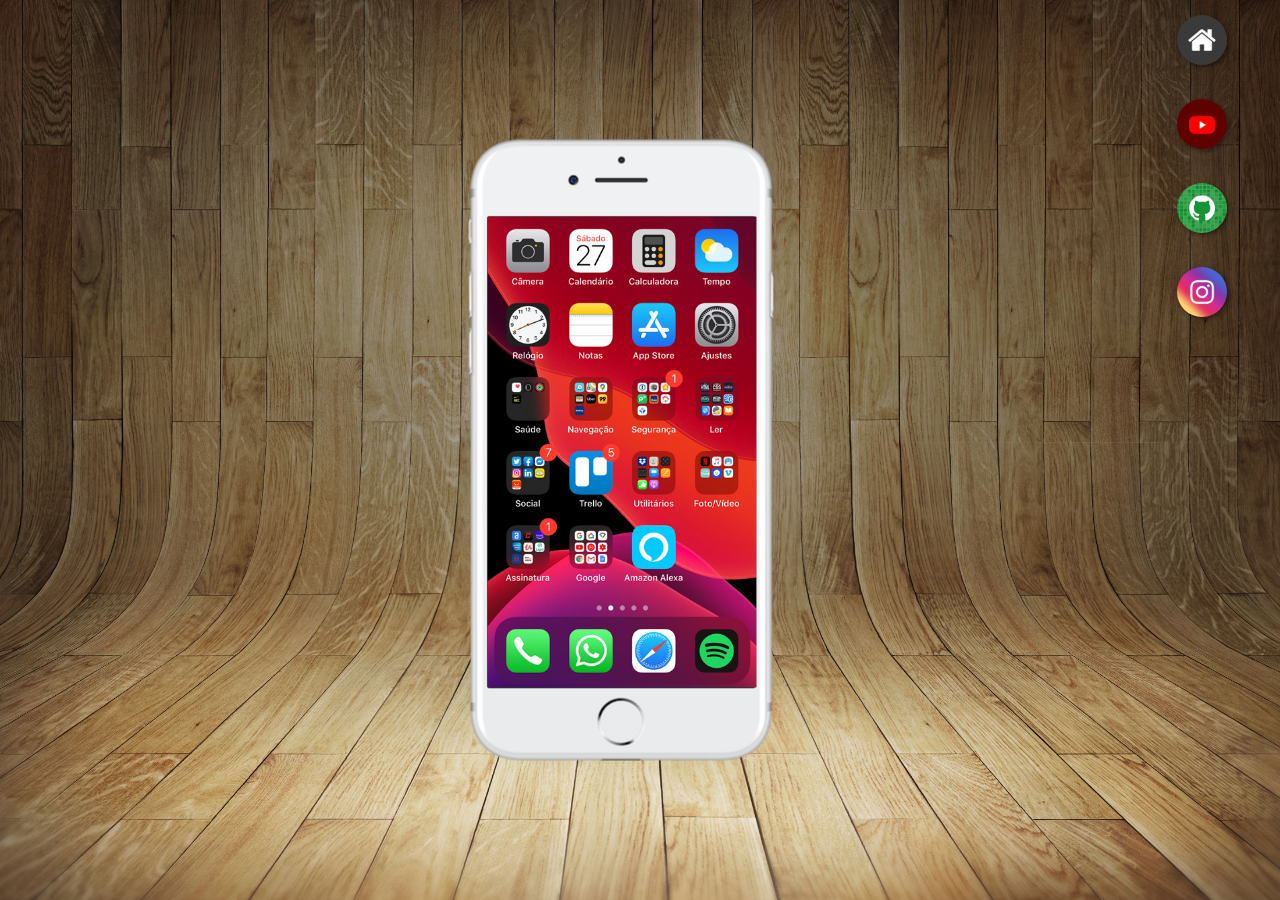
<file: index.html>
<!DOCTYPE html>
<html lang="pt-br">
<head>
    <meta charset="UTF-8">
    <meta http-equiv="X-UA-Compatible" content="IE=edge">
    <meta name="viewport" content="width=device-width, initial-scale=1.0">
    <link rel="stylesheet" href="css/style.css">
    <title>Redes Sociais</title>
    <link rel="shortcut icon" href="favicon.ico" type="image/x-icon">
</head>
<body>
    
    <main>
        <section id="telefone">
            <iframe src="home.html" name="tela" frameborder="0" id="tela">
                    Seu navegador não é compatível com este recurso.
            </iframe>
        </section>
        
        <section id="redes-sociais">
            <a href="home.html" target="tela"><img src="img/logo-home.jpg" alt="Home"></a><br>
            <a href="youtube.html" target="tela"><img src="img/logo-youtube.jpg" alt="Youtube"></a><br>
            <a href="github.html" target="tela"><img src="img/logo-github.jpg" alt="Github"></a><br>
            <a href="https://www.instagram.com/crl_hud/" target="tela"><img src="img/logo-instagram.jpg" alt="Instagram"></a><br>
        </section>
    </main>
</body>
</html>
</file>
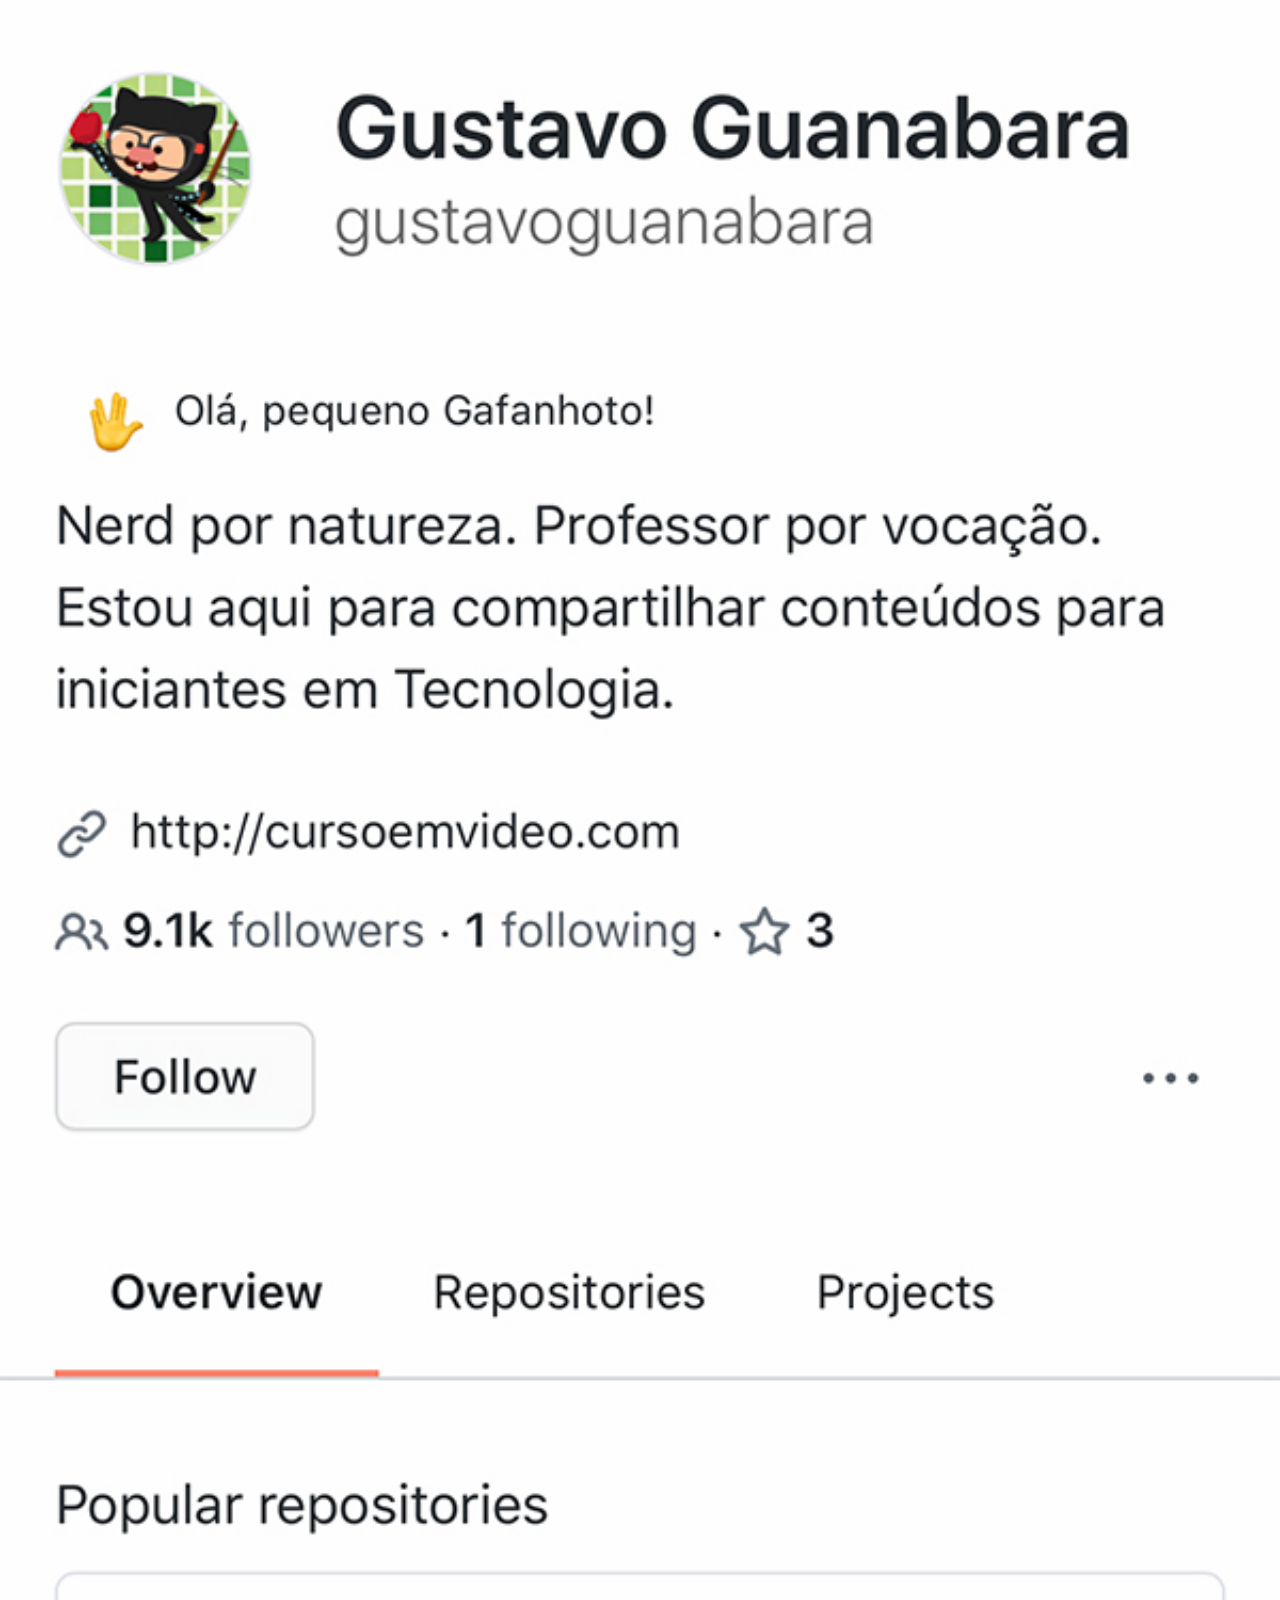
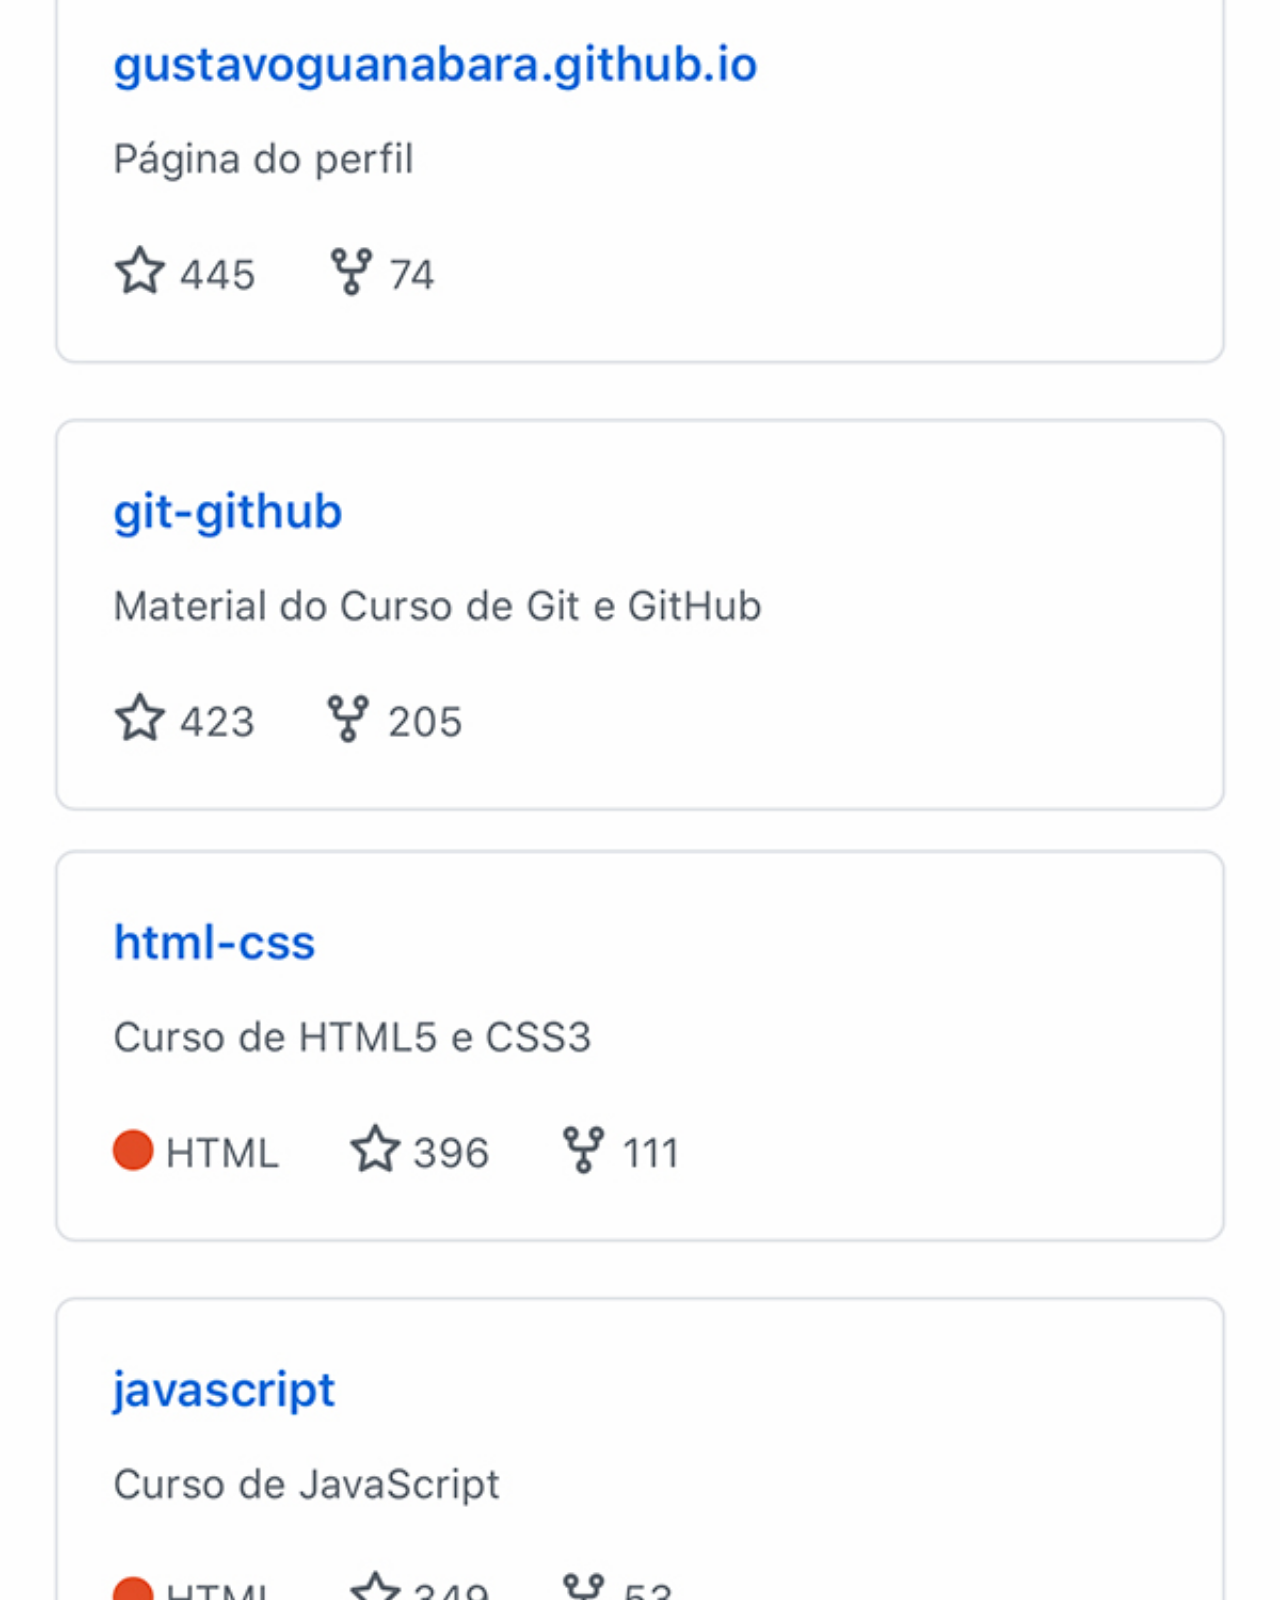
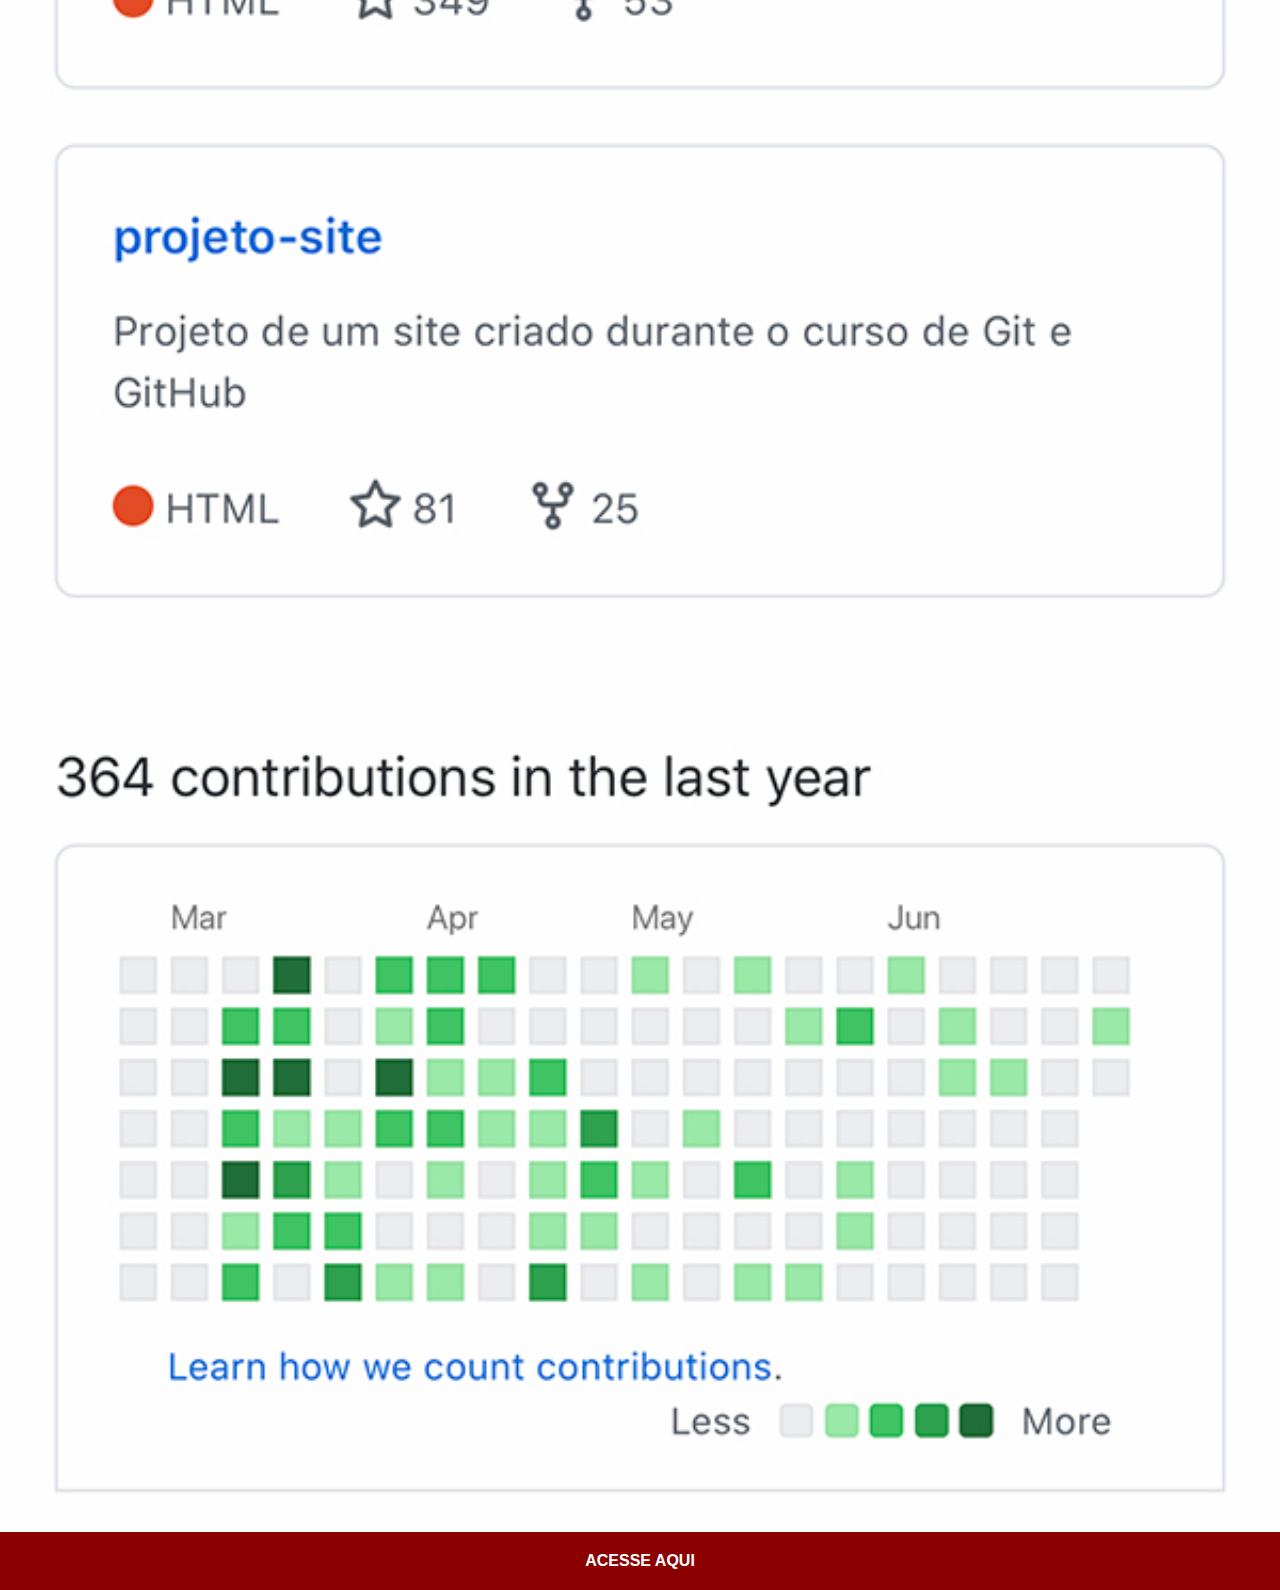
<file: github.html>
<!DOCTYPE html>
<html lang="pt-br">
<head>
    <meta charset="UTF-8">
    <meta http-equiv="X-UA-Compatible" content="IE=edge">
    <meta name="viewport" content="width=device-width, initial-scale=1.0">
    <title>Github</title>
    <link rel="stylesheet" href="css/social.css">
</head>
<body>
    <img src="img/tela-github.jpg" alt="">
    <a href="https://github.com/gvs006" target="_blank">ACESSE AQUI</a>
</body>
</html>
</file>
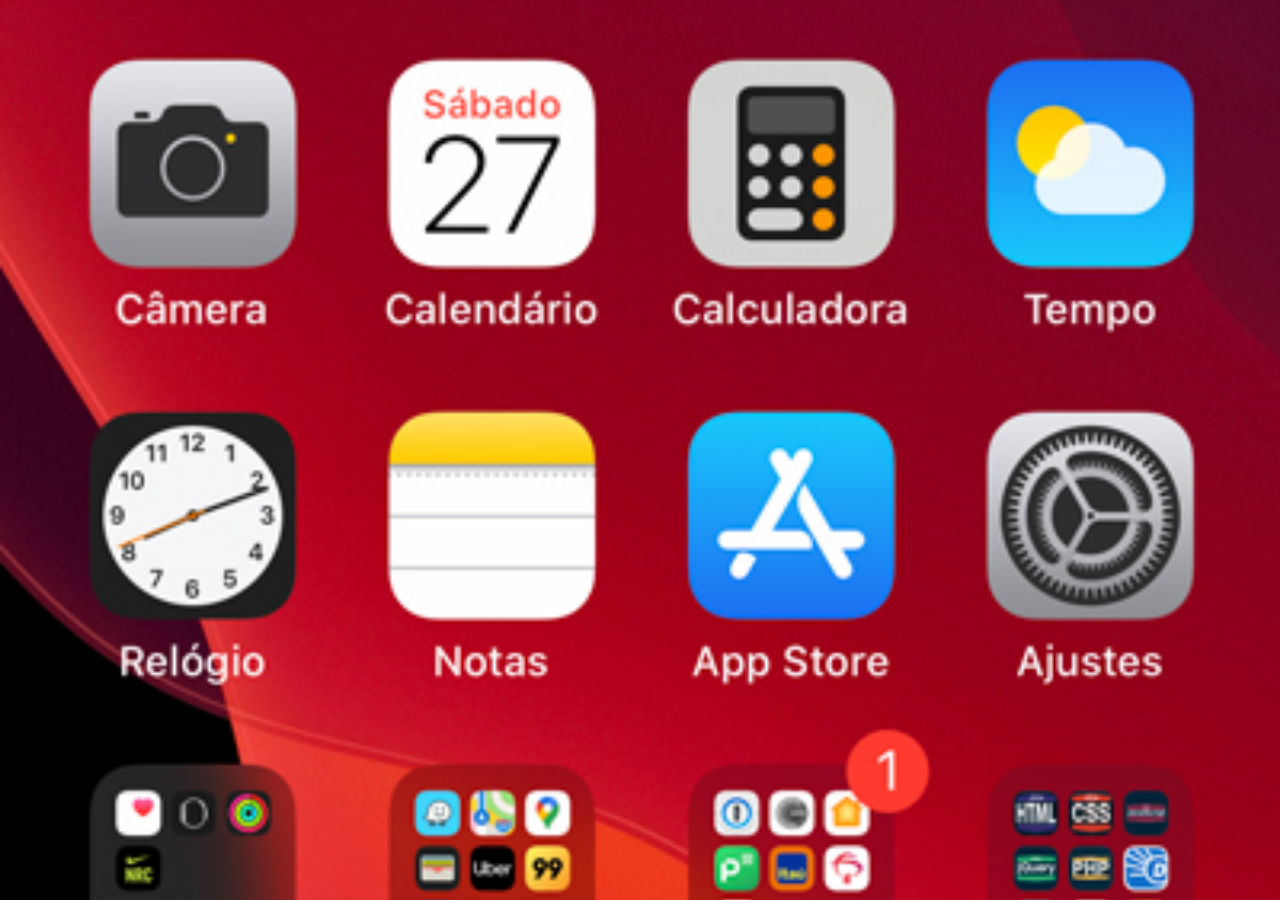
<file: home.html>
<!DOCTYPE html>
<html lang="pt-br">
<head>
    <meta charset="UTF-8">
    <meta http-equiv="X-UA-Compatible" content="IE=edge">
    <meta name="viewport" content="width=device-width, initial-scale=1.0">
    <title>Home</title>
    <style>
        * {
            margin: 0px;
            padding: 0px;
        }
        body {
            width: 100vw;
            height: 100vh;
            background: black url('img/tela-home.jpg') no-repeat top center;
            background-size: cover;
        }
    </style>
</head>

<body>
    
</body>
</html>
</file>
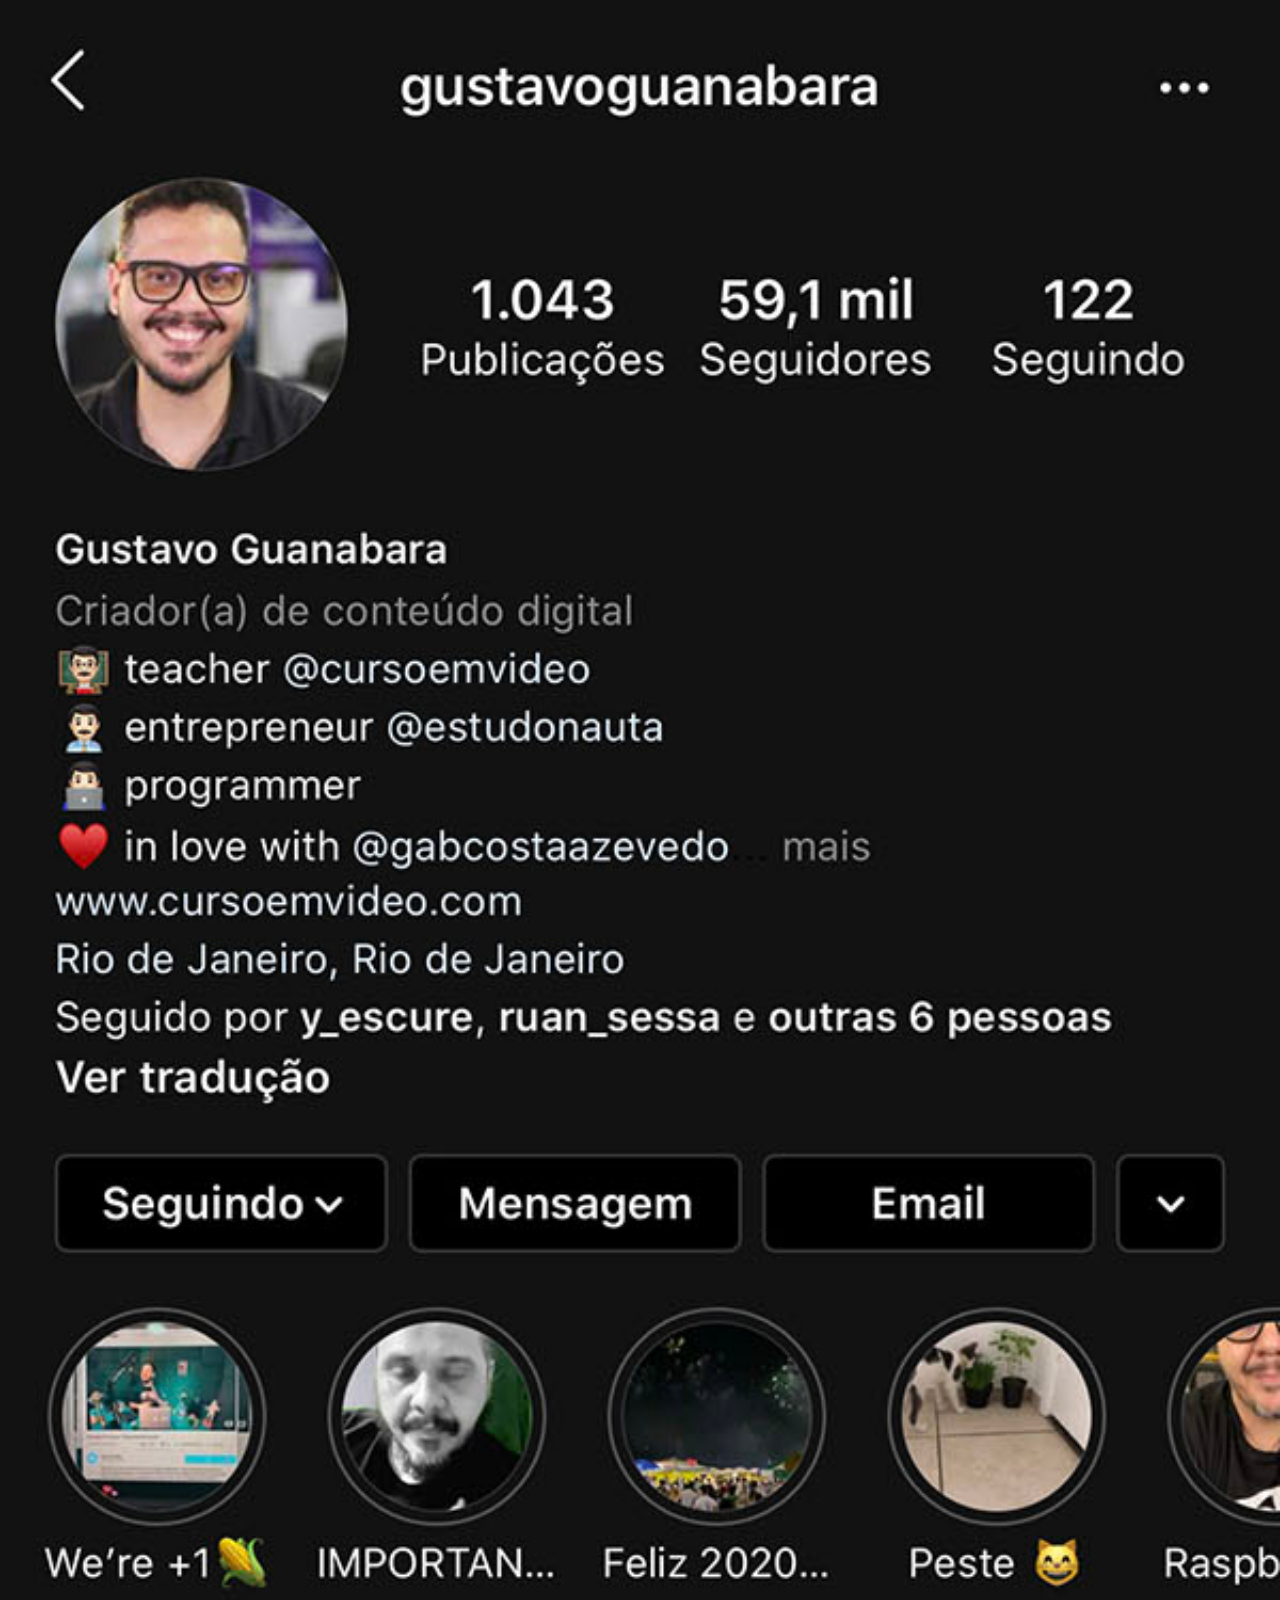
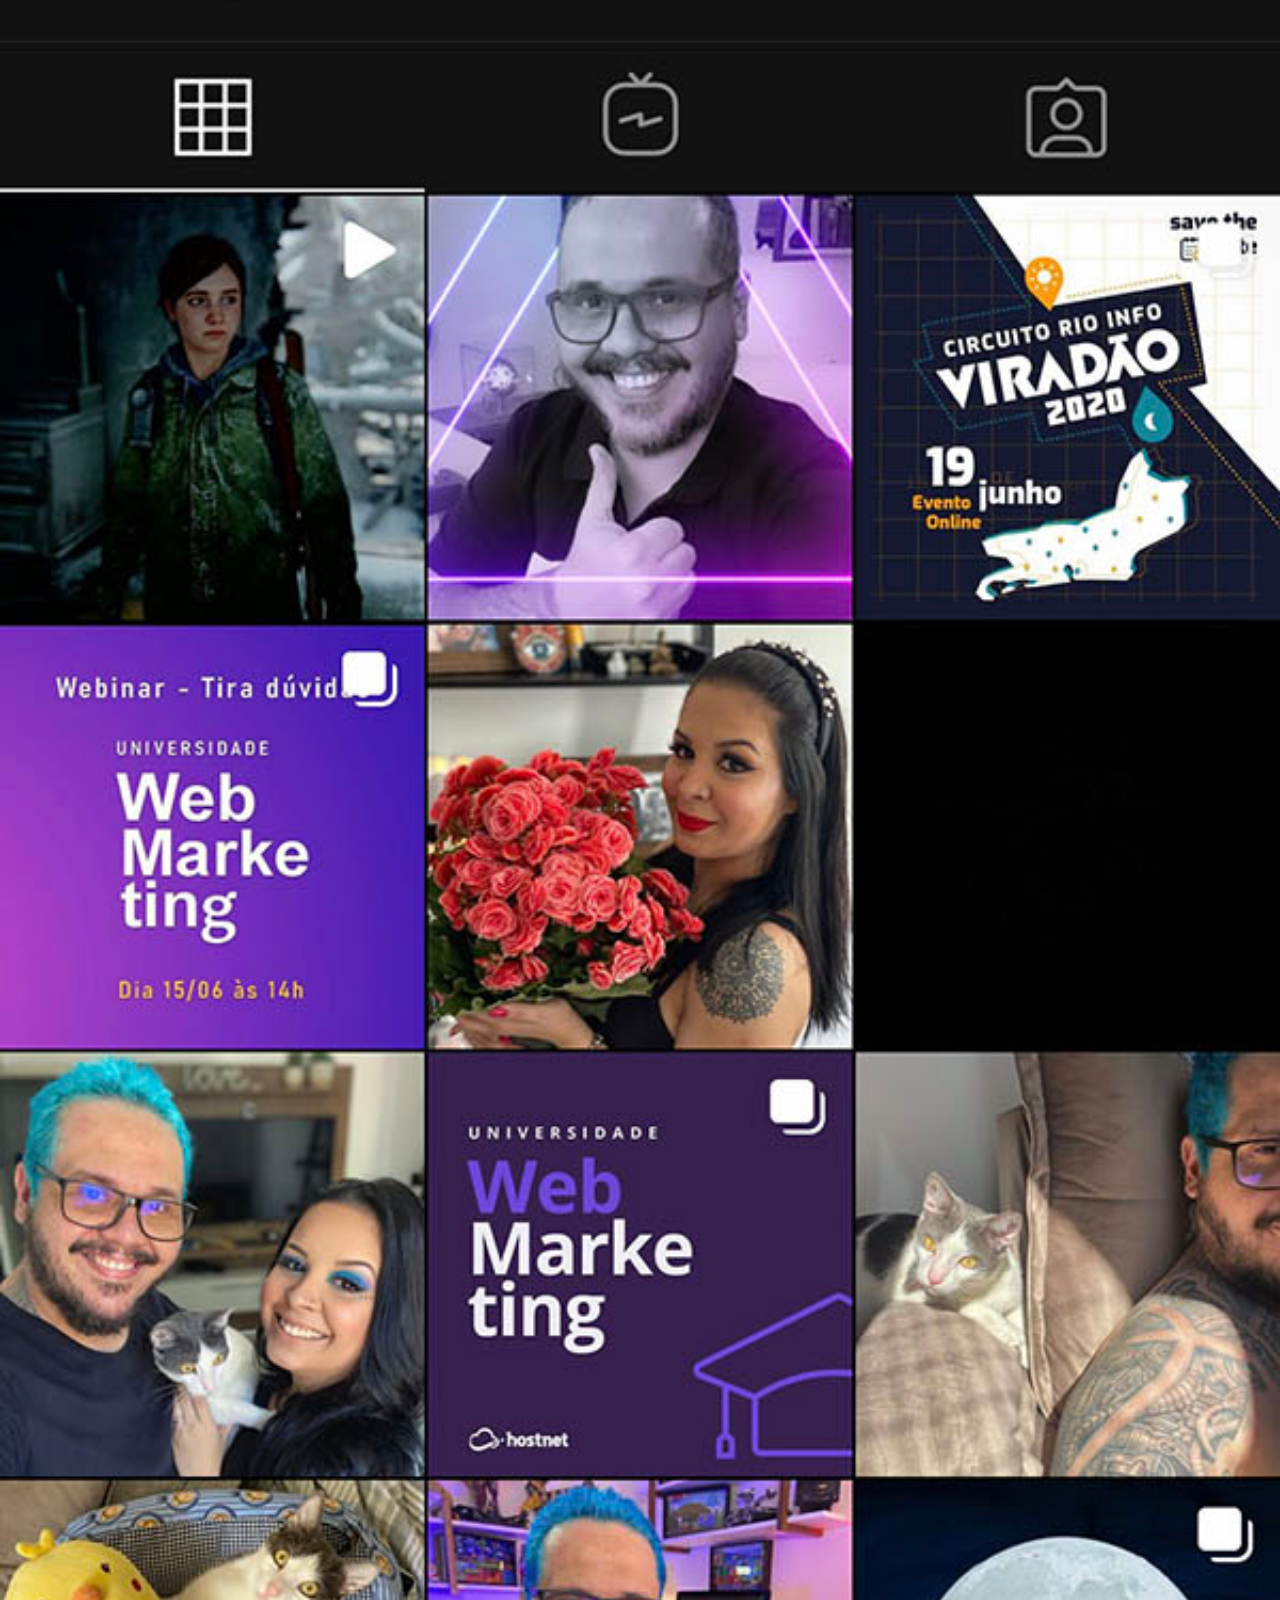
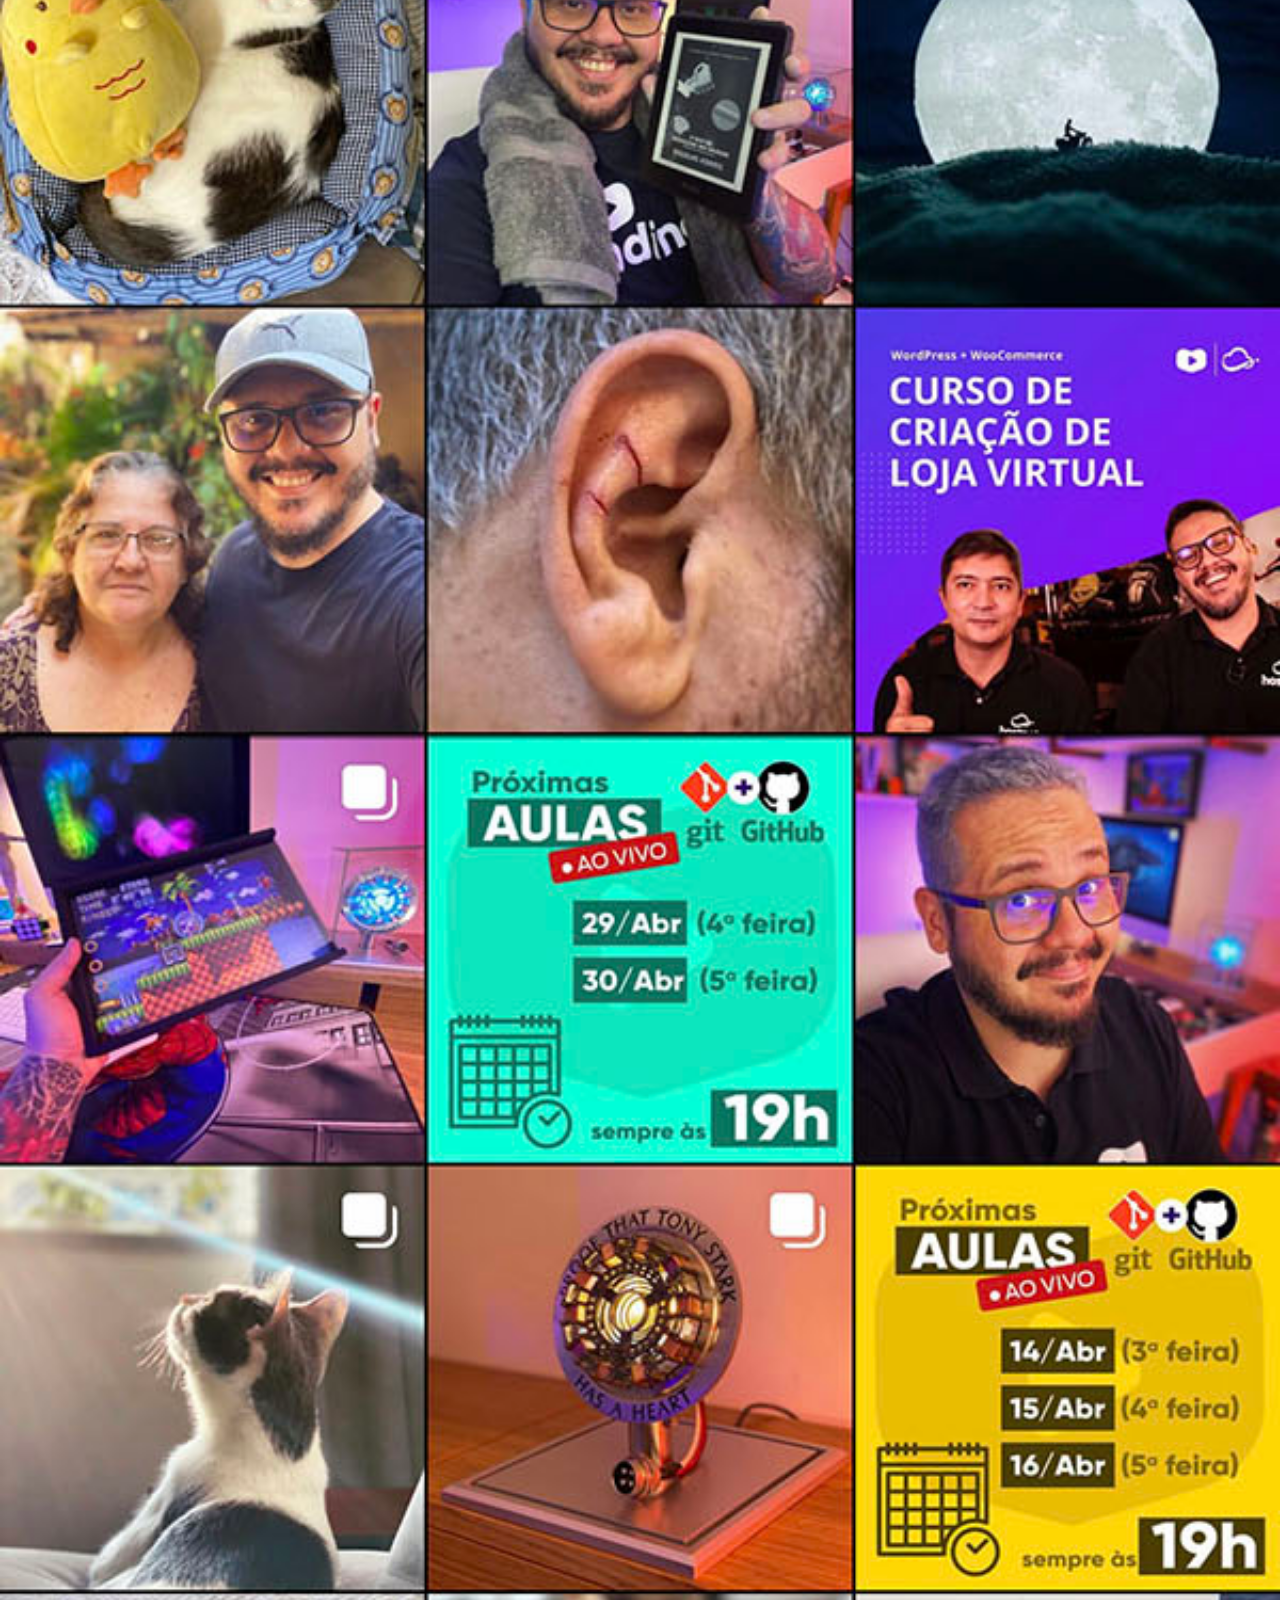
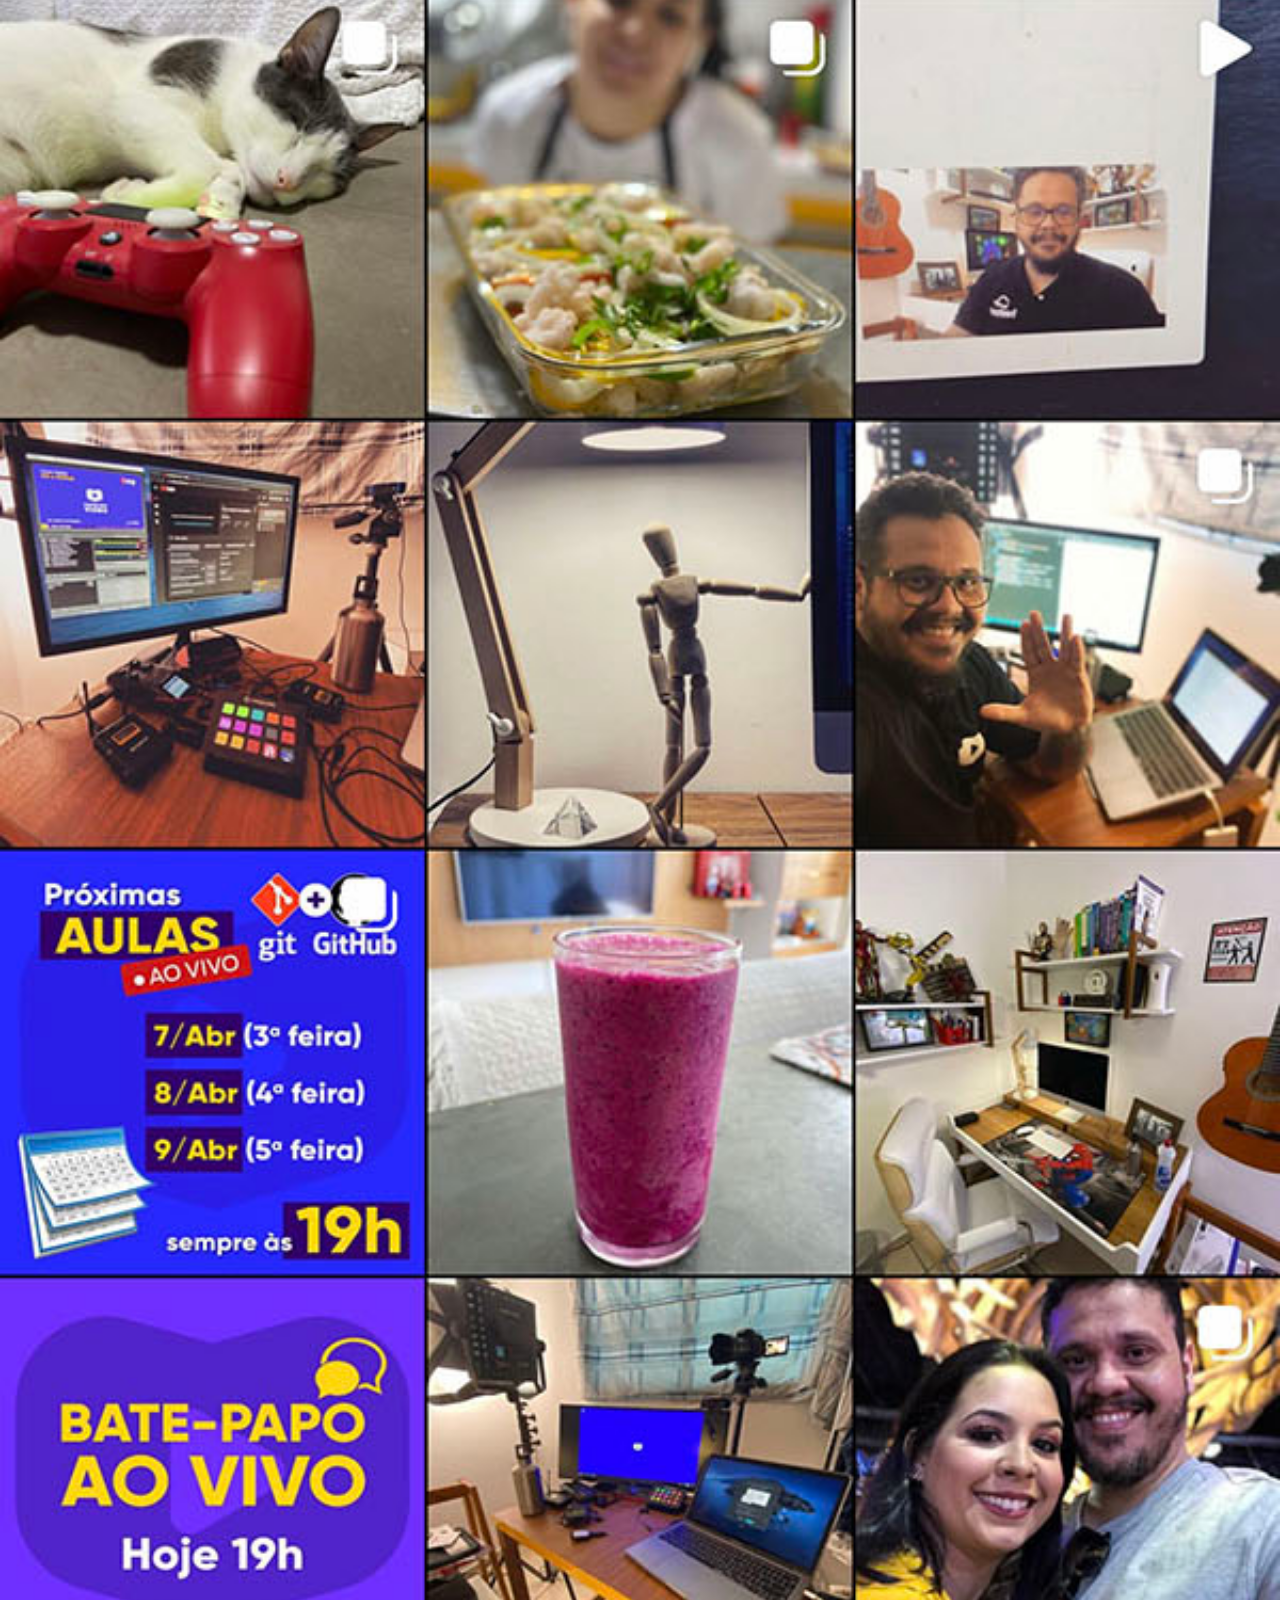
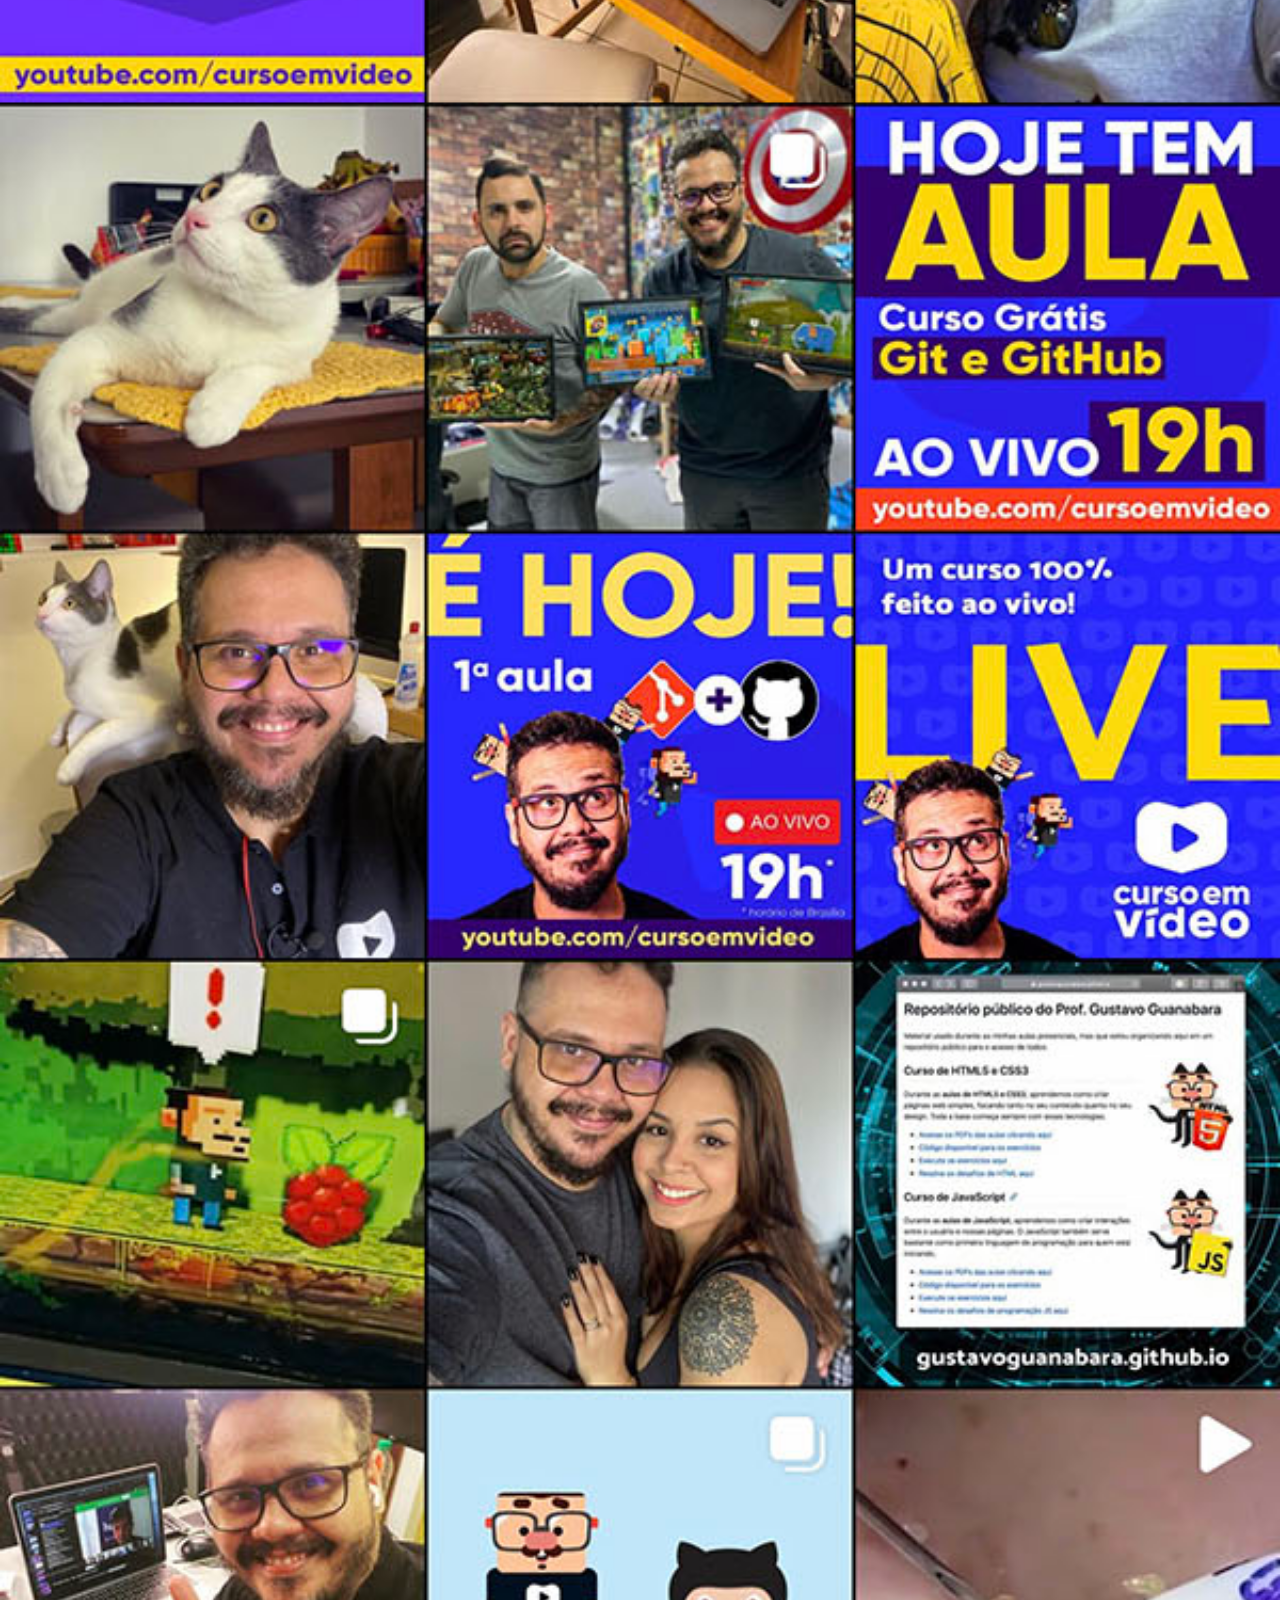
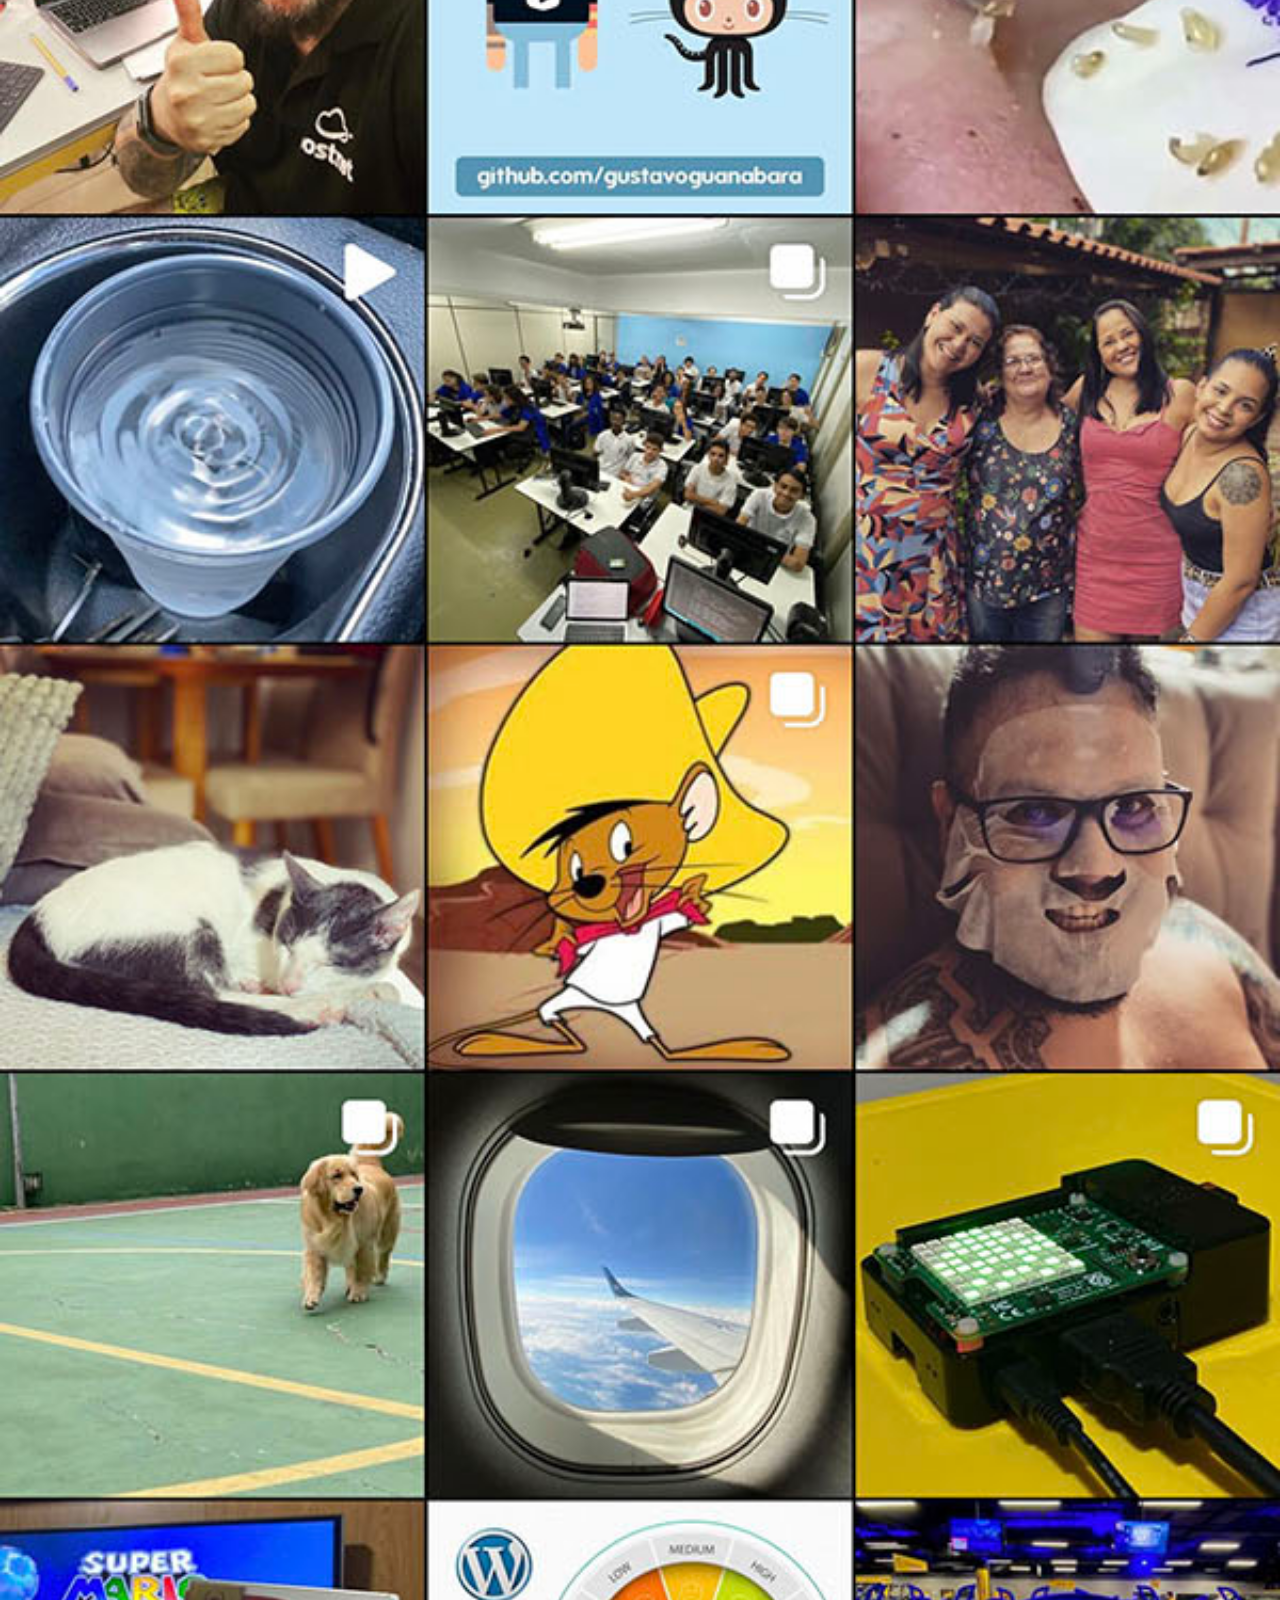
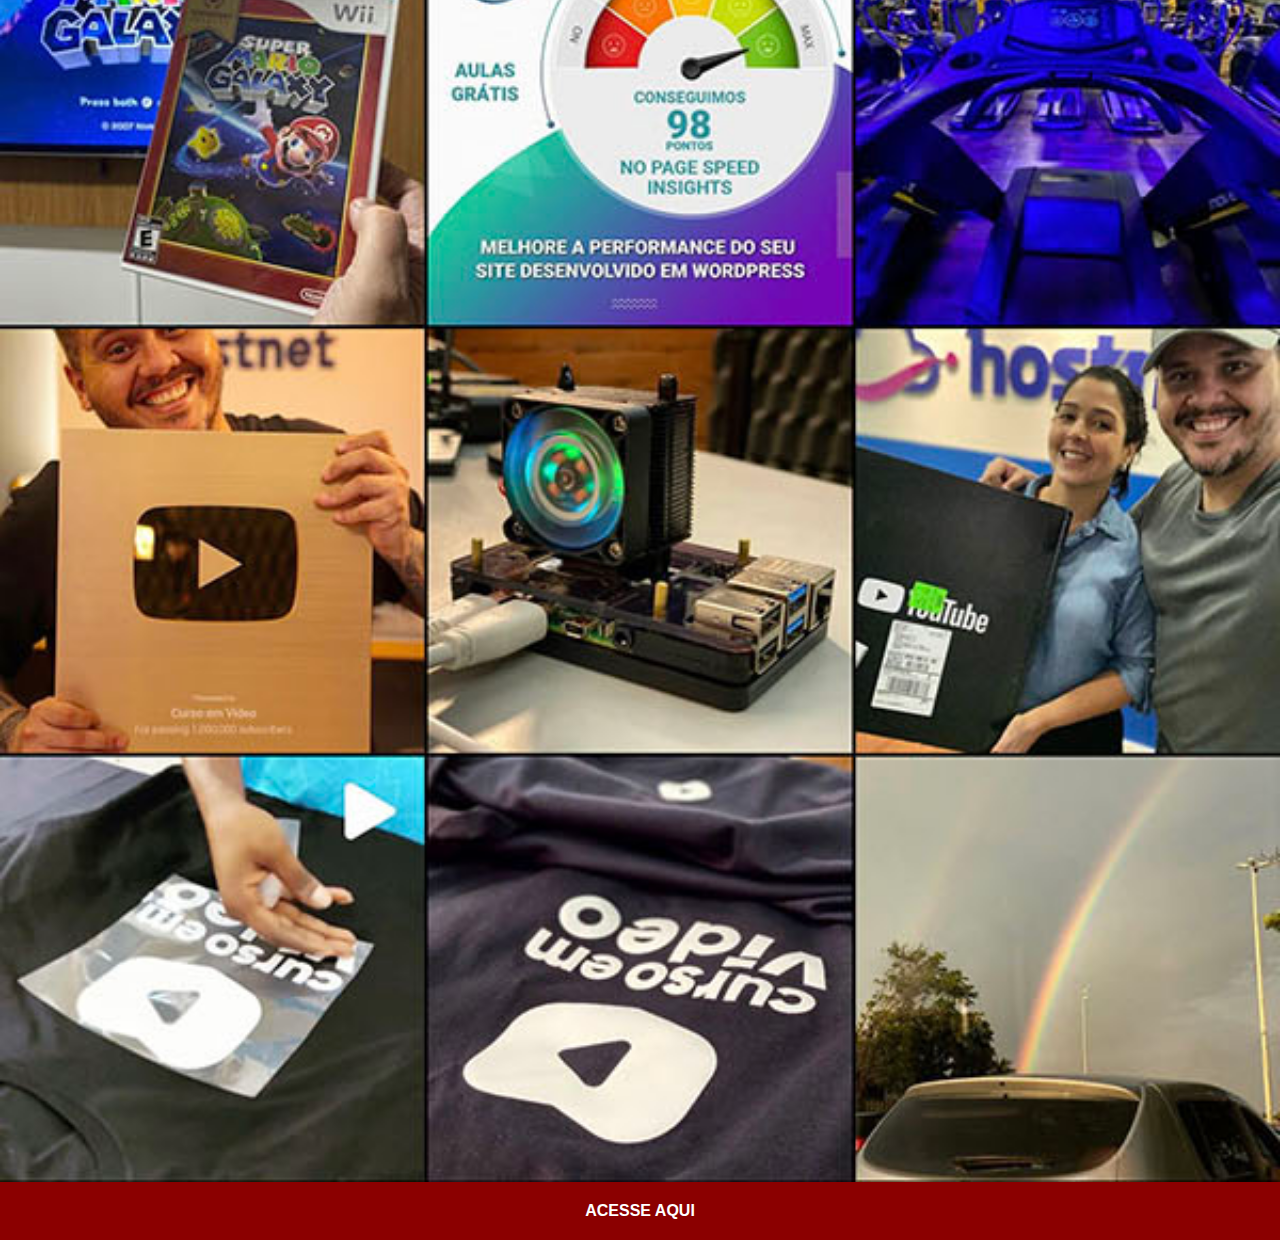
<file: instagram.html>
<!DOCTYPE html>
<html lang="pt-br">
<head>
    <meta charset="UTF-8">
    <meta http-equiv="X-UA-Compatible" content="IE=edge">
    <meta name="viewport" content="width=device-width, initial-scale=1.0">
    
    <title>Instagram</title>
<link rel="stylesheet" href="css/social.css">
</head>
<body>
    <img src="img/tela-instagram.jpg" alt="">
    <a href="https://www.instagram.com/crl_hud/" target="_blank">ACESSE AQUI</a>
</body>
</html>
</file>
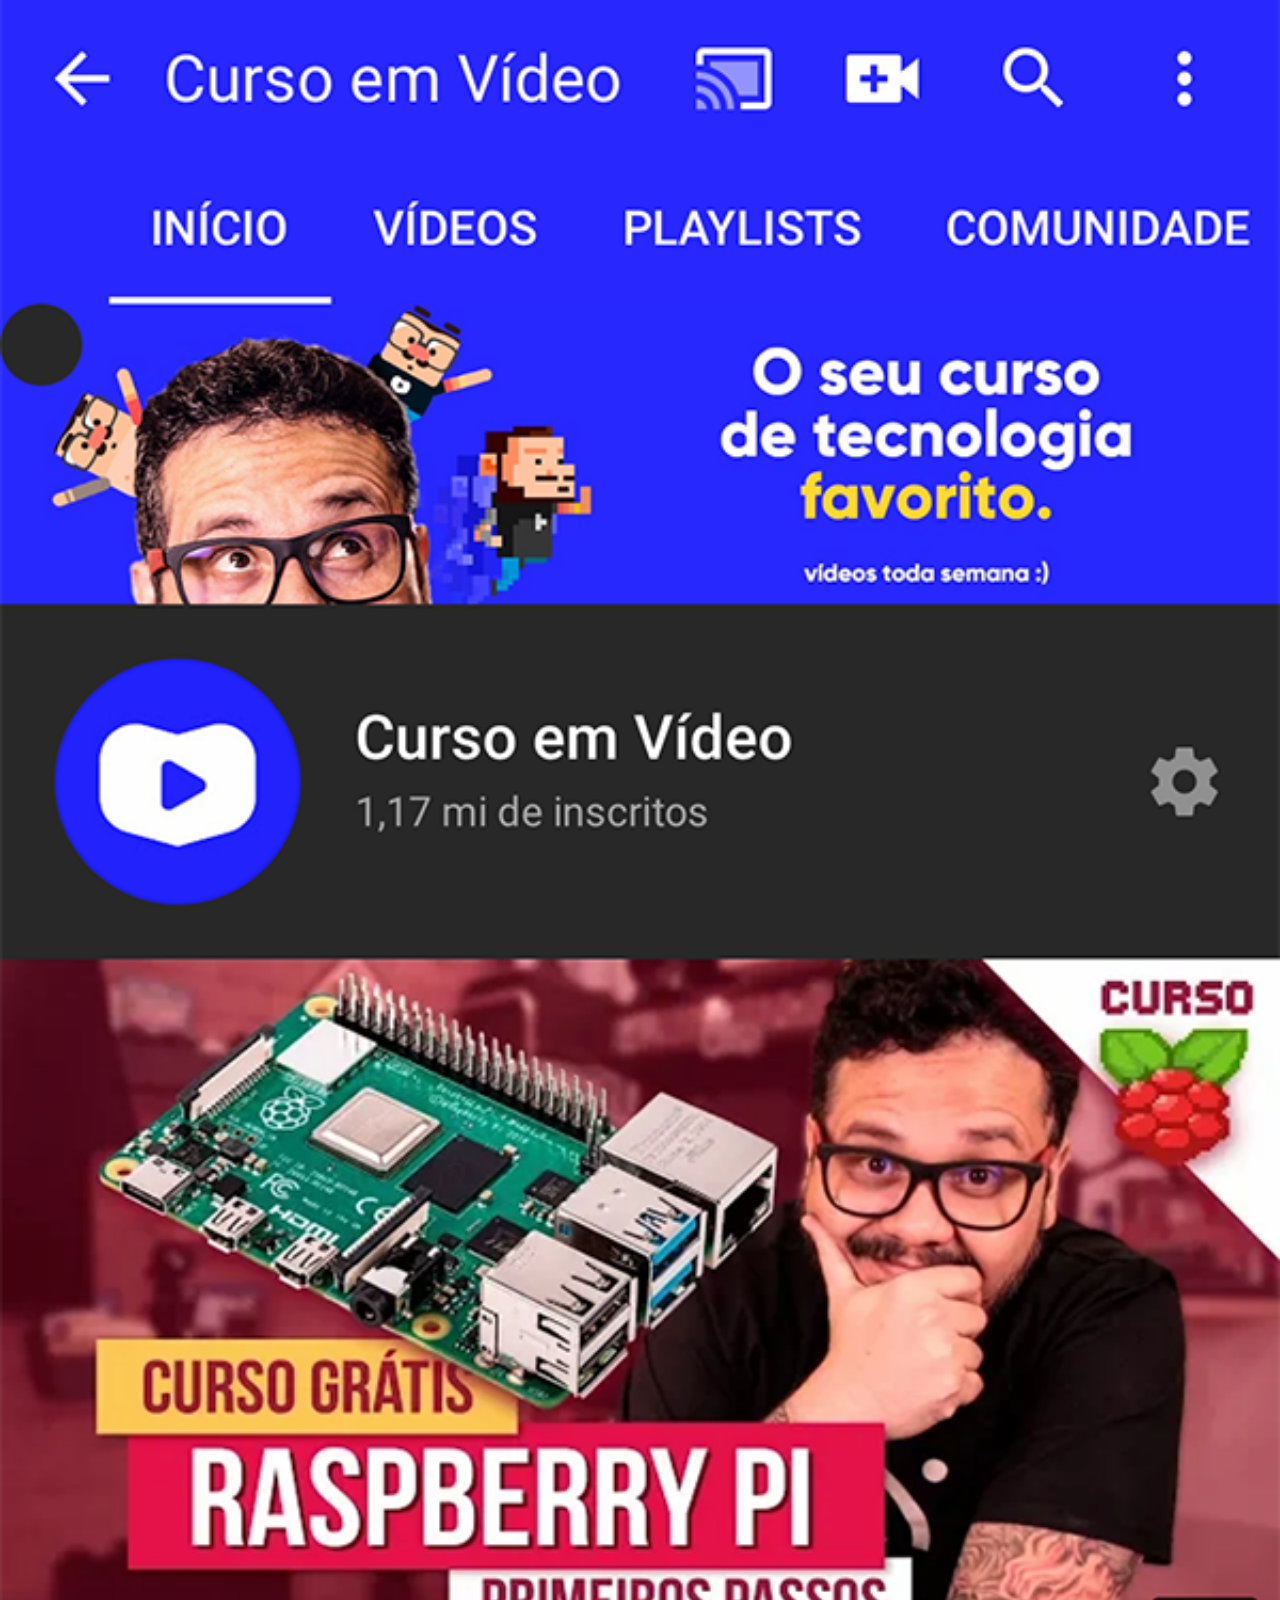
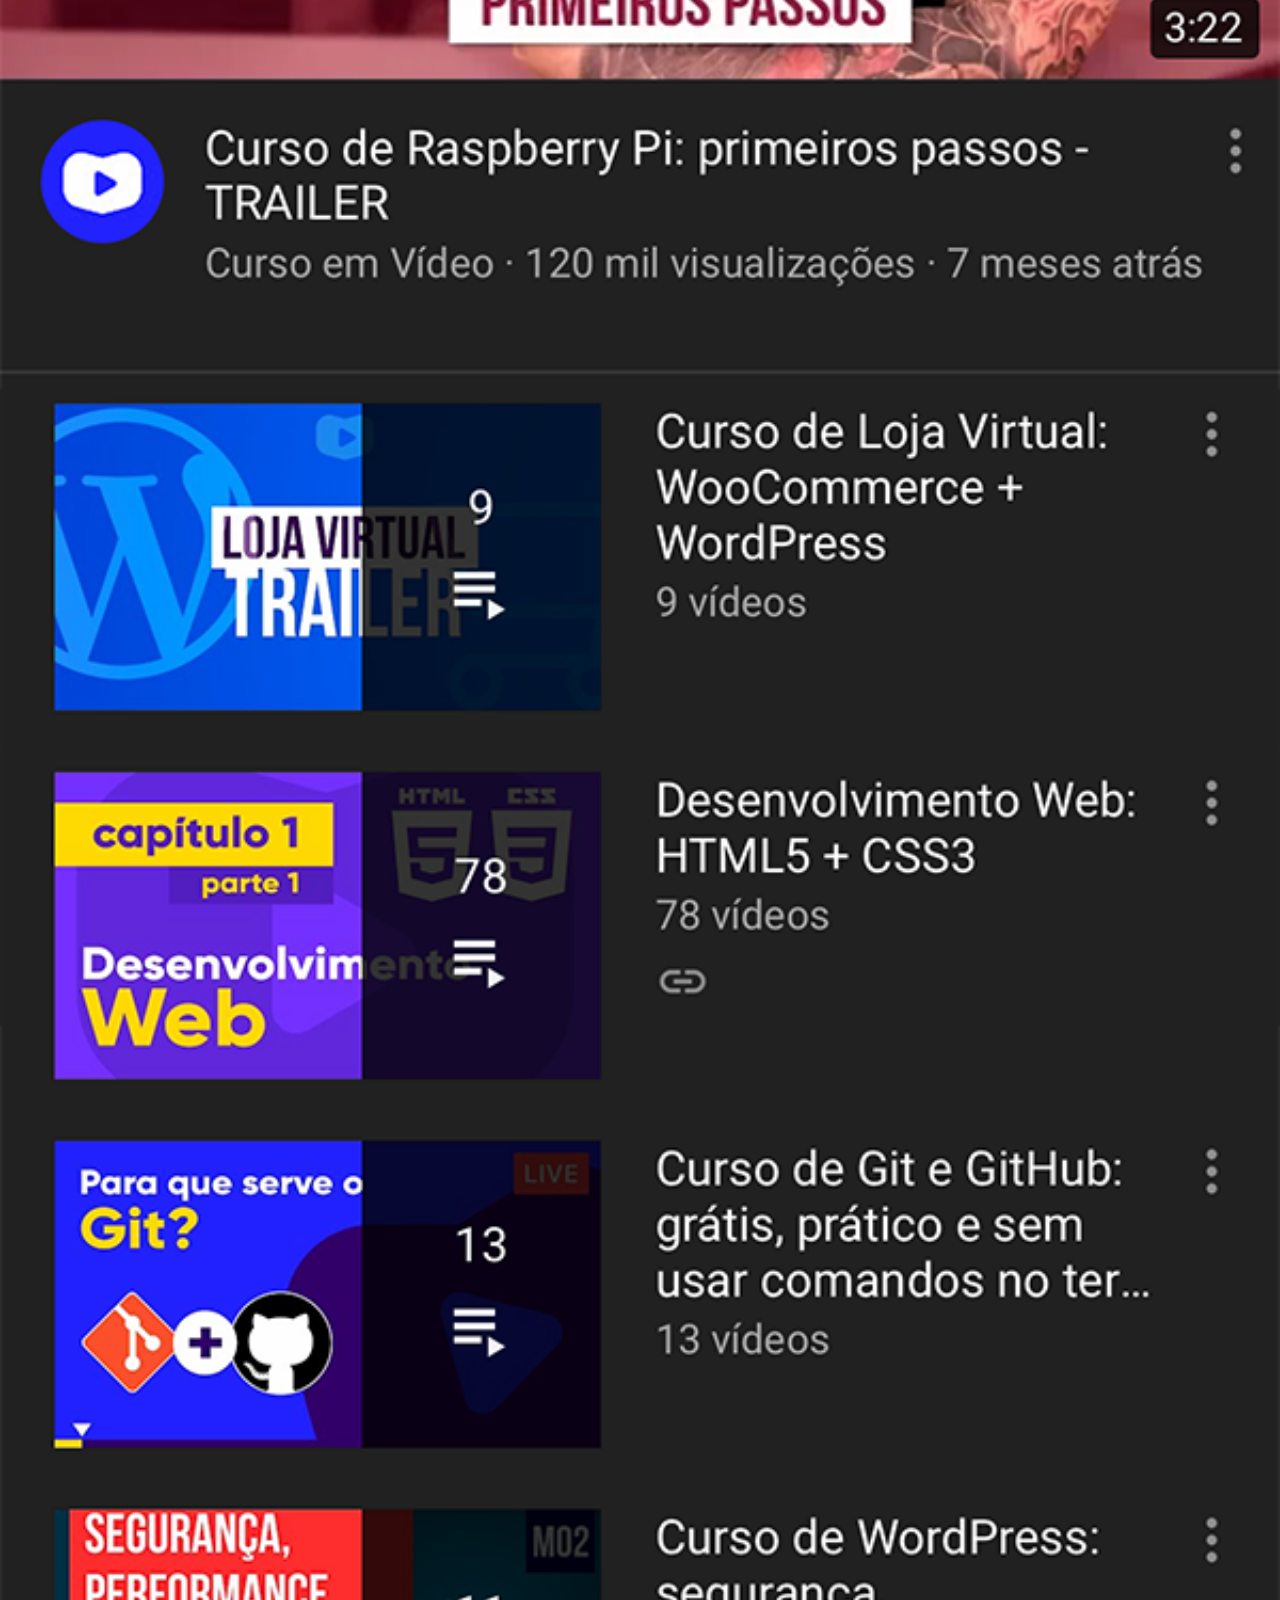
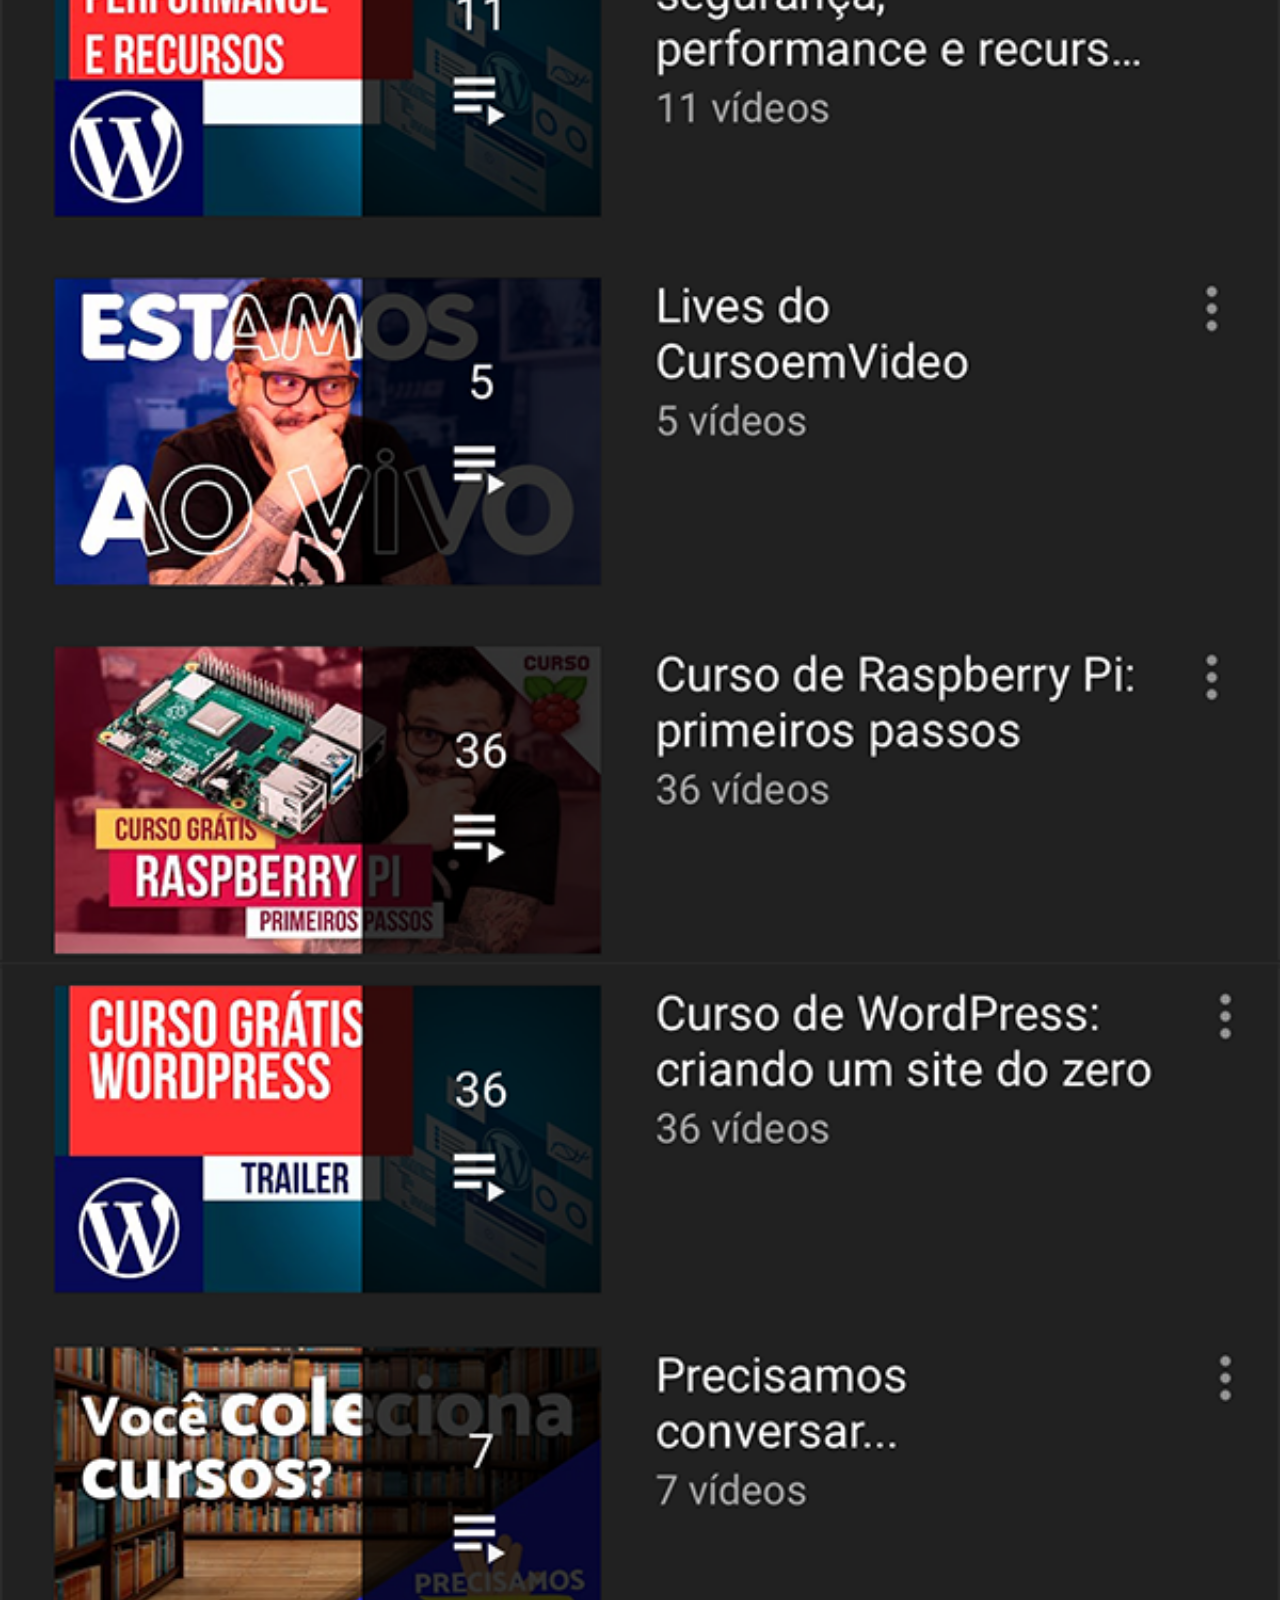
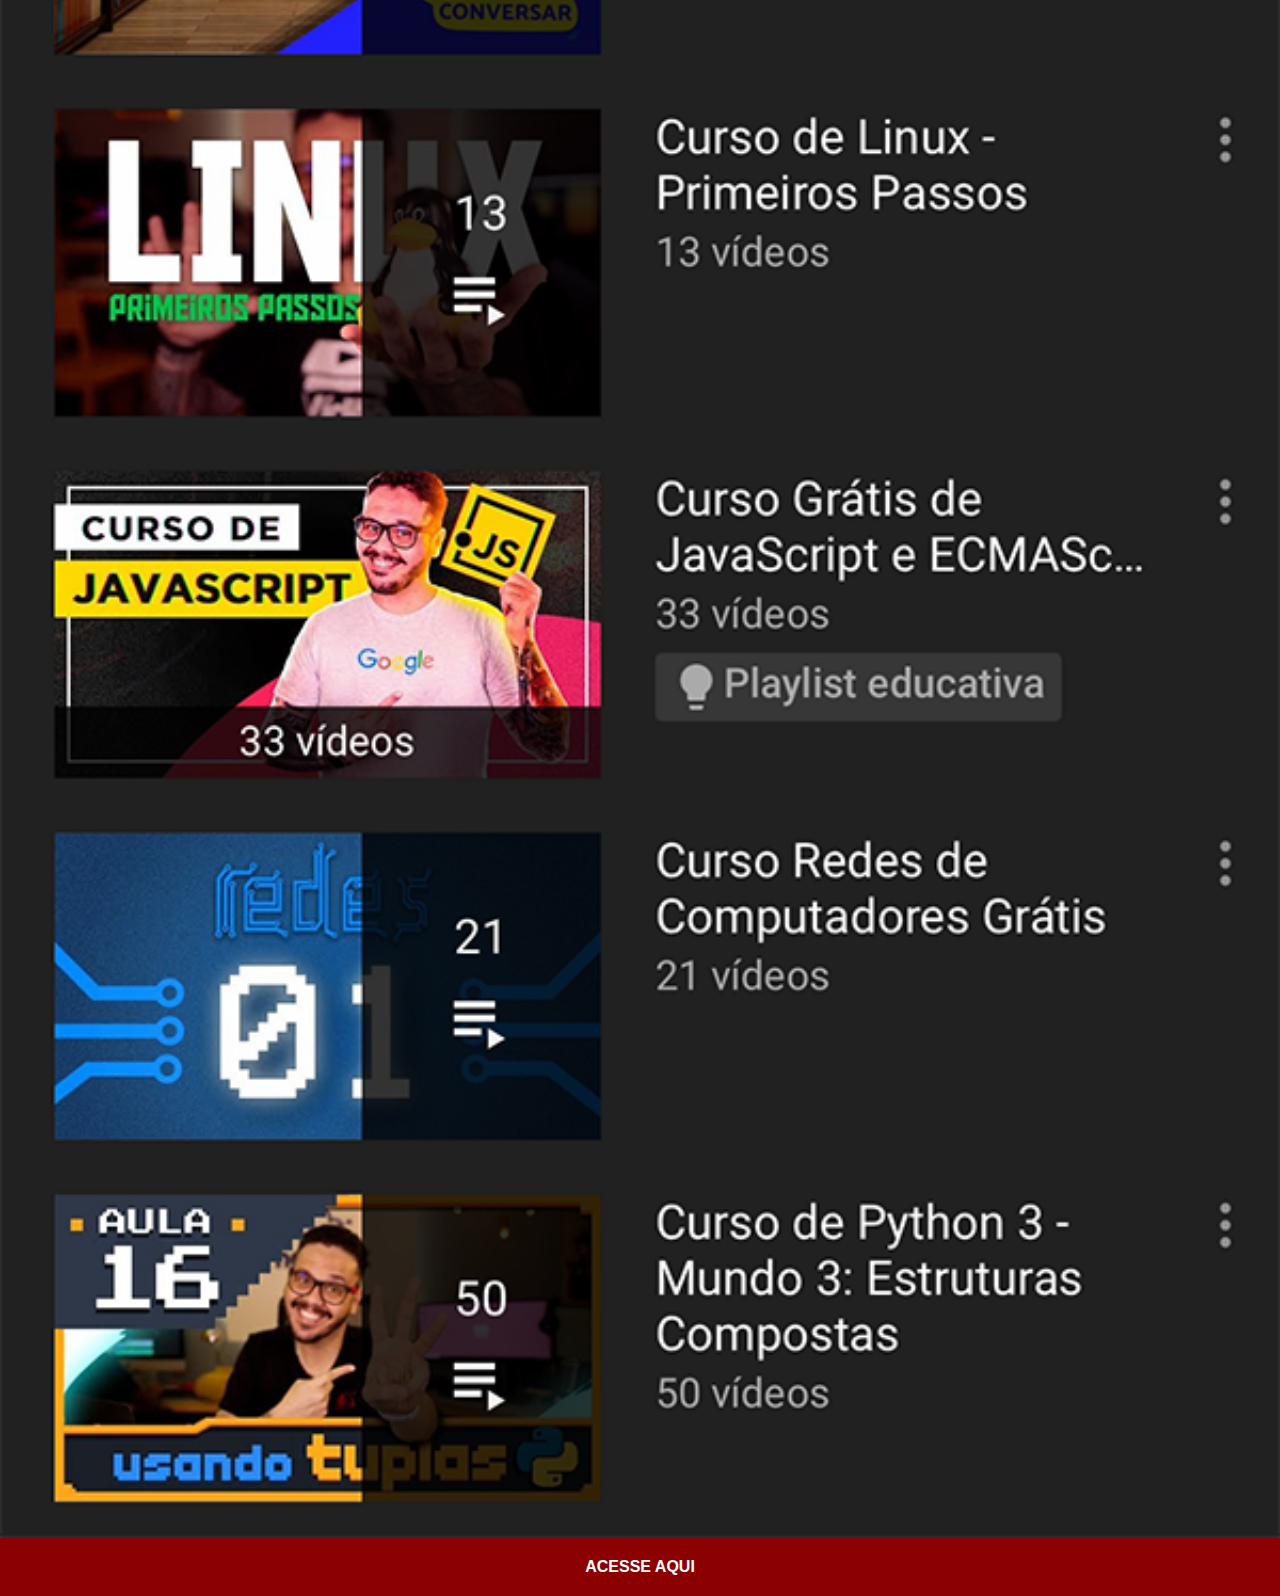
<file: youtube.html>
<!DOCTYPE html>
<html lang="pt-br">
<head>
    <meta charset="UTF-8">
    <meta http-equiv="X-UA-Compatible" content="IE=edge">
    <meta name="viewport" content="width=device-width, initial-scale=1.0">
    
    <title>YouTube</title>
<link rel="stylesheet" href="css/social.css">
</head>
<body>
    <img src="img/tela-youtube.png" alt="">
    <a href="https://www.youtube.com/c/CursoemV%C3%ADdeo/playlists" target="_blank">ACESSE AQUI</a>
</body>
</html>
</file>
<file: css/style.css>
@charset "UTF-8";

* {
    margin: 0px;
    padding: 0px;
    font-family: Arial, Helvetica, sans-serif;
}

html,
body {
    height: 40vw;
    width: 97vw;
}

body {
    background: url(../img/fundo-madeira.jpg) no-repeat top center;
    background-size: cover;
    background-attachment: fixed;
}

main {
    position: relative;
    height: 100vh;

}

section#telefone {
    position: absolute;
    height: 627px;
    width: 311px;
    top: 50%;
    left: 50%;
    transform: translate(-50%, -50%);
    background: url(../img/frame-iphone.png) no-repeat;

}

iframe#tela {
    position: relative;
    top: 80px;
    left: 22px;
    width: 269px;
    height: 471px;
}

section#redes-sociais {
    text-align: right;
}

section#redes-sociais img {
    width: 50px;
    height: 50px;
    border-radius: 50%;
    box-shadow: 2px 2px 5px rgba(0, 0, 0, 0.466);
    margin: 15px;
    box-sizing: border-box;

}

section#redes-sociais img:hover {
    border: 2px solid rgba(255, 255, 255, 0.61);
    text-decoration: none;
    transform: translate(-3px, -3px);
    box-shadow: 5px 5px 10px rgba(0, 0, 0, 0.603);
    transition: transform 0.3s, border 0.1s;
}
</file>
<file: css/social.css>
* {
    margin: 0px;
    padding: 0px;
    font-family: Arial, Helvetica, sans-serif;
}
::-webkit-scrollbar {
    width: 0px;
    height: 0px;
}

img {
    width: 100vw;
}
a {
    display: block;
    background-color: darkred;
    color: white;
    text-align: center;
    font-weight: bolder;
    text-decoration: none;
    width: 100vw;
    position: relative;
    top: 0;
    padding-top: 20px;
    padding-bottom: 20px;
    margin-top: -4px;
    
    
}

a:hover {
    background-color: red;
    
}
</file>
